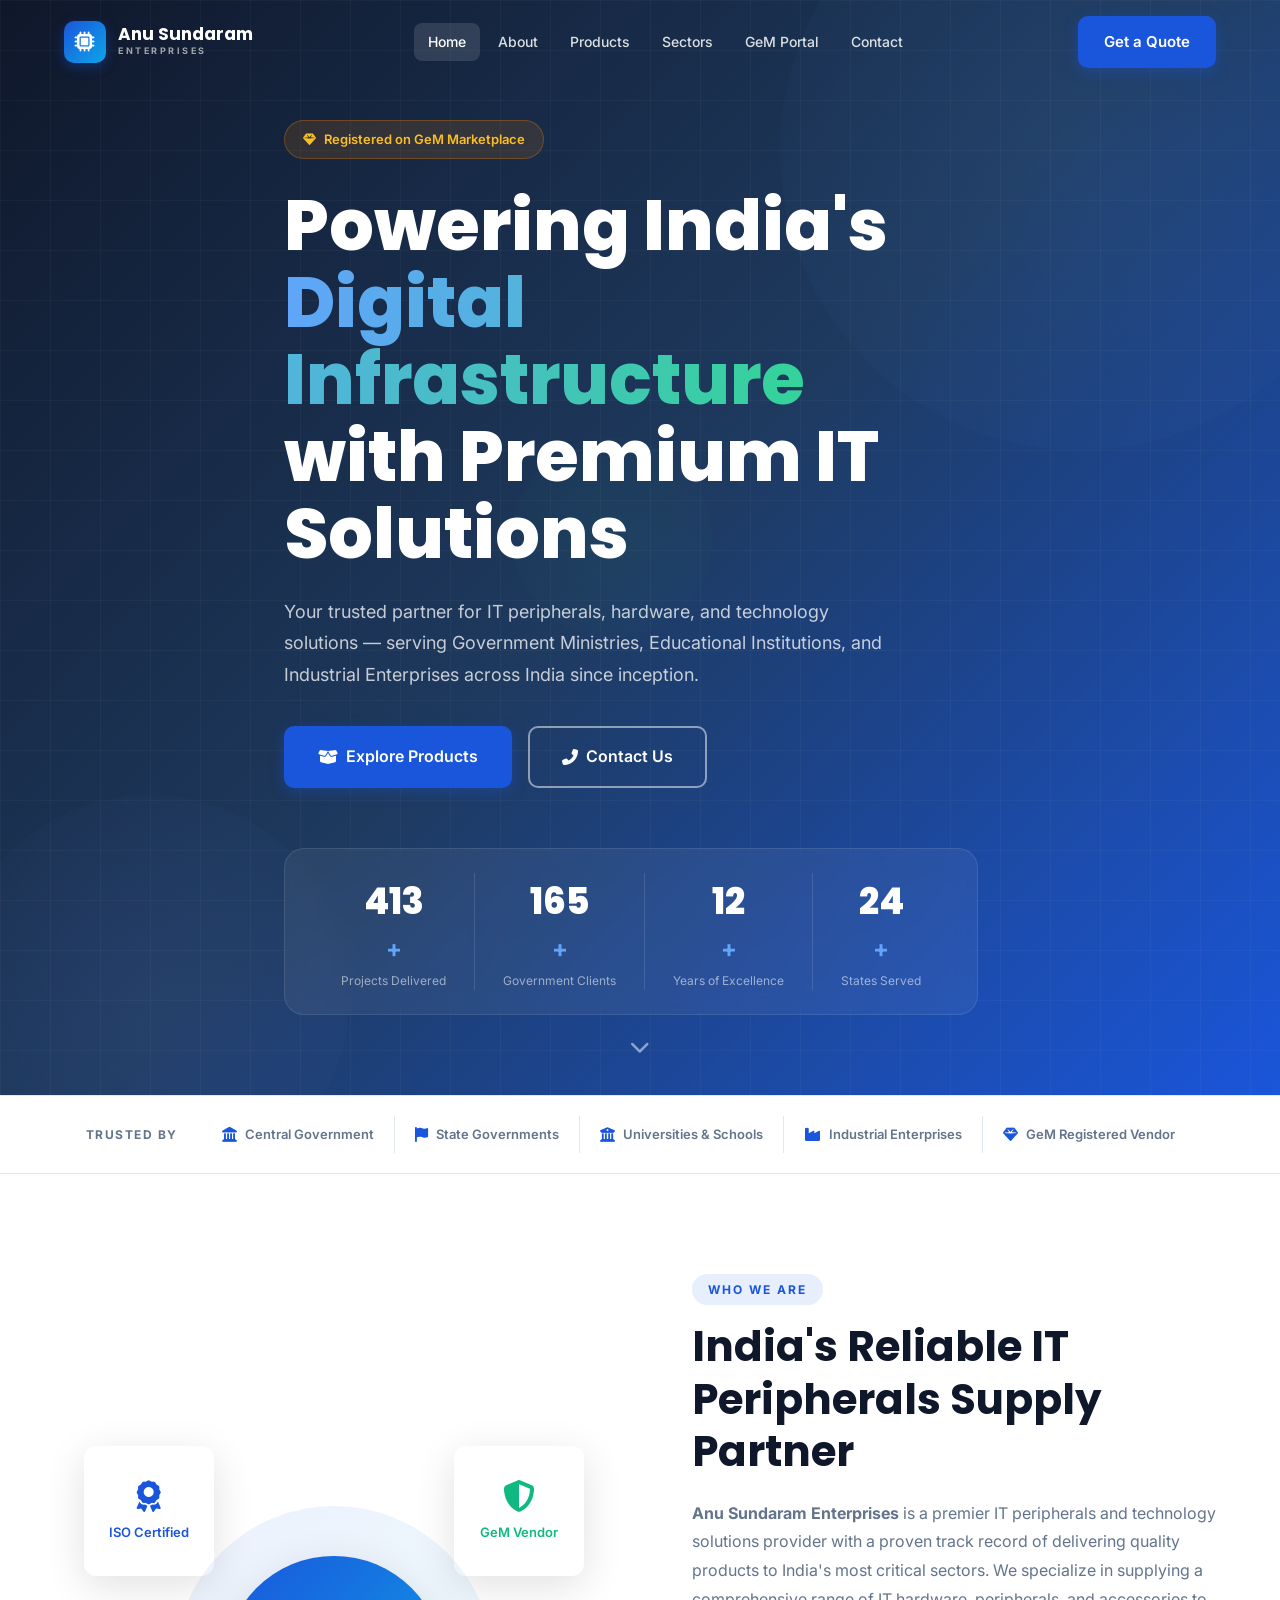
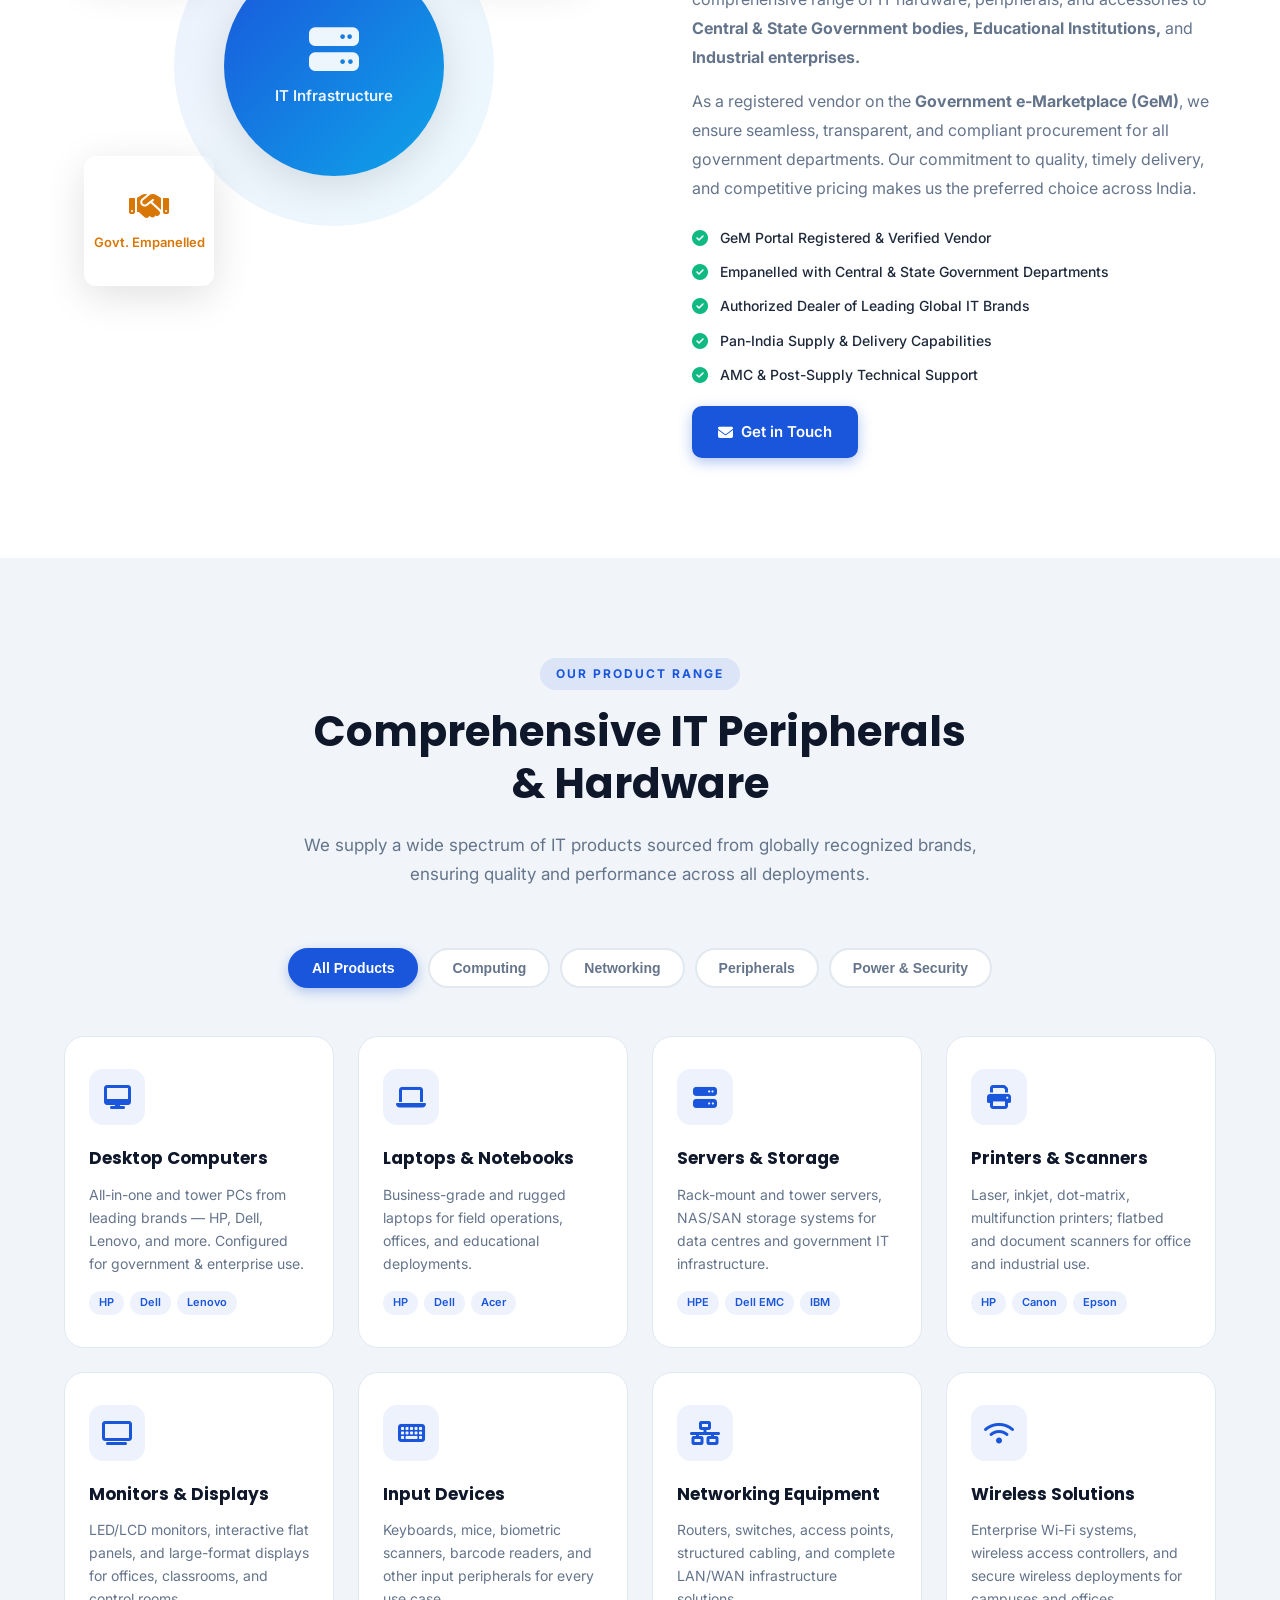
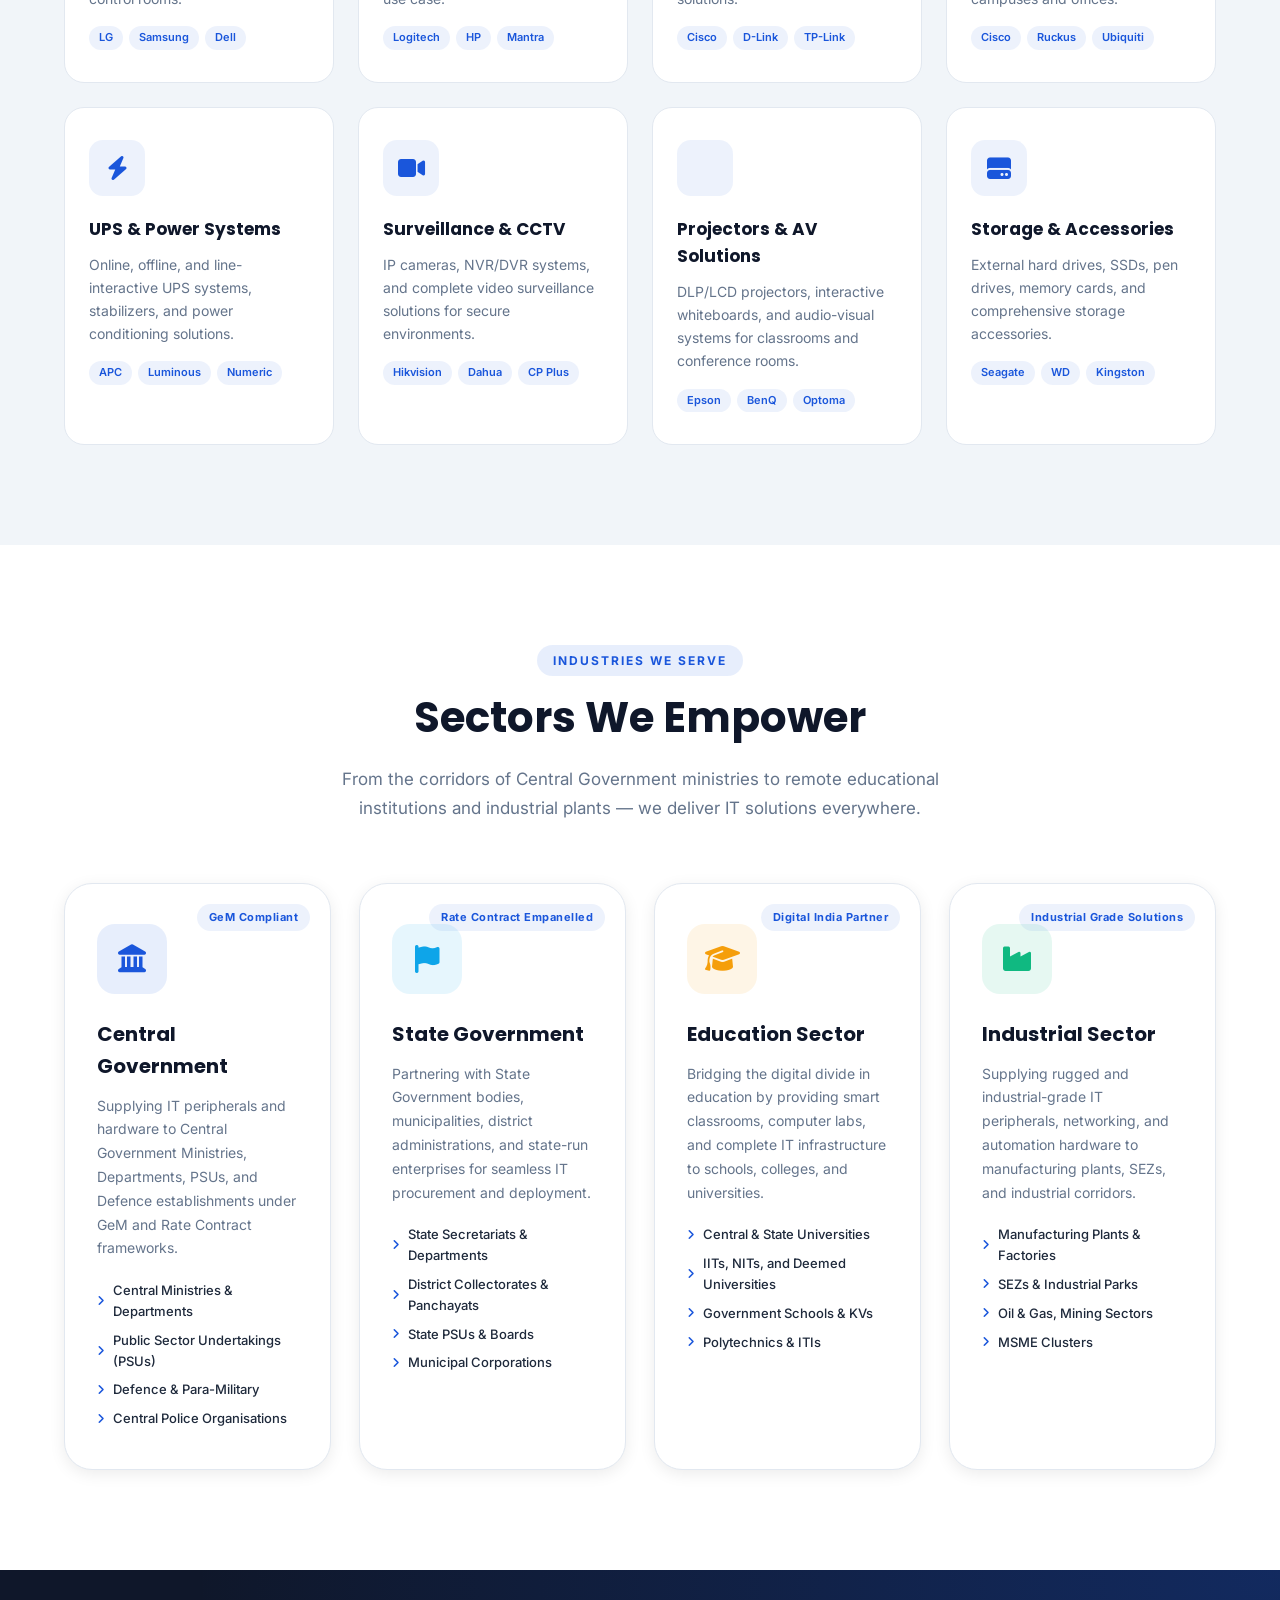
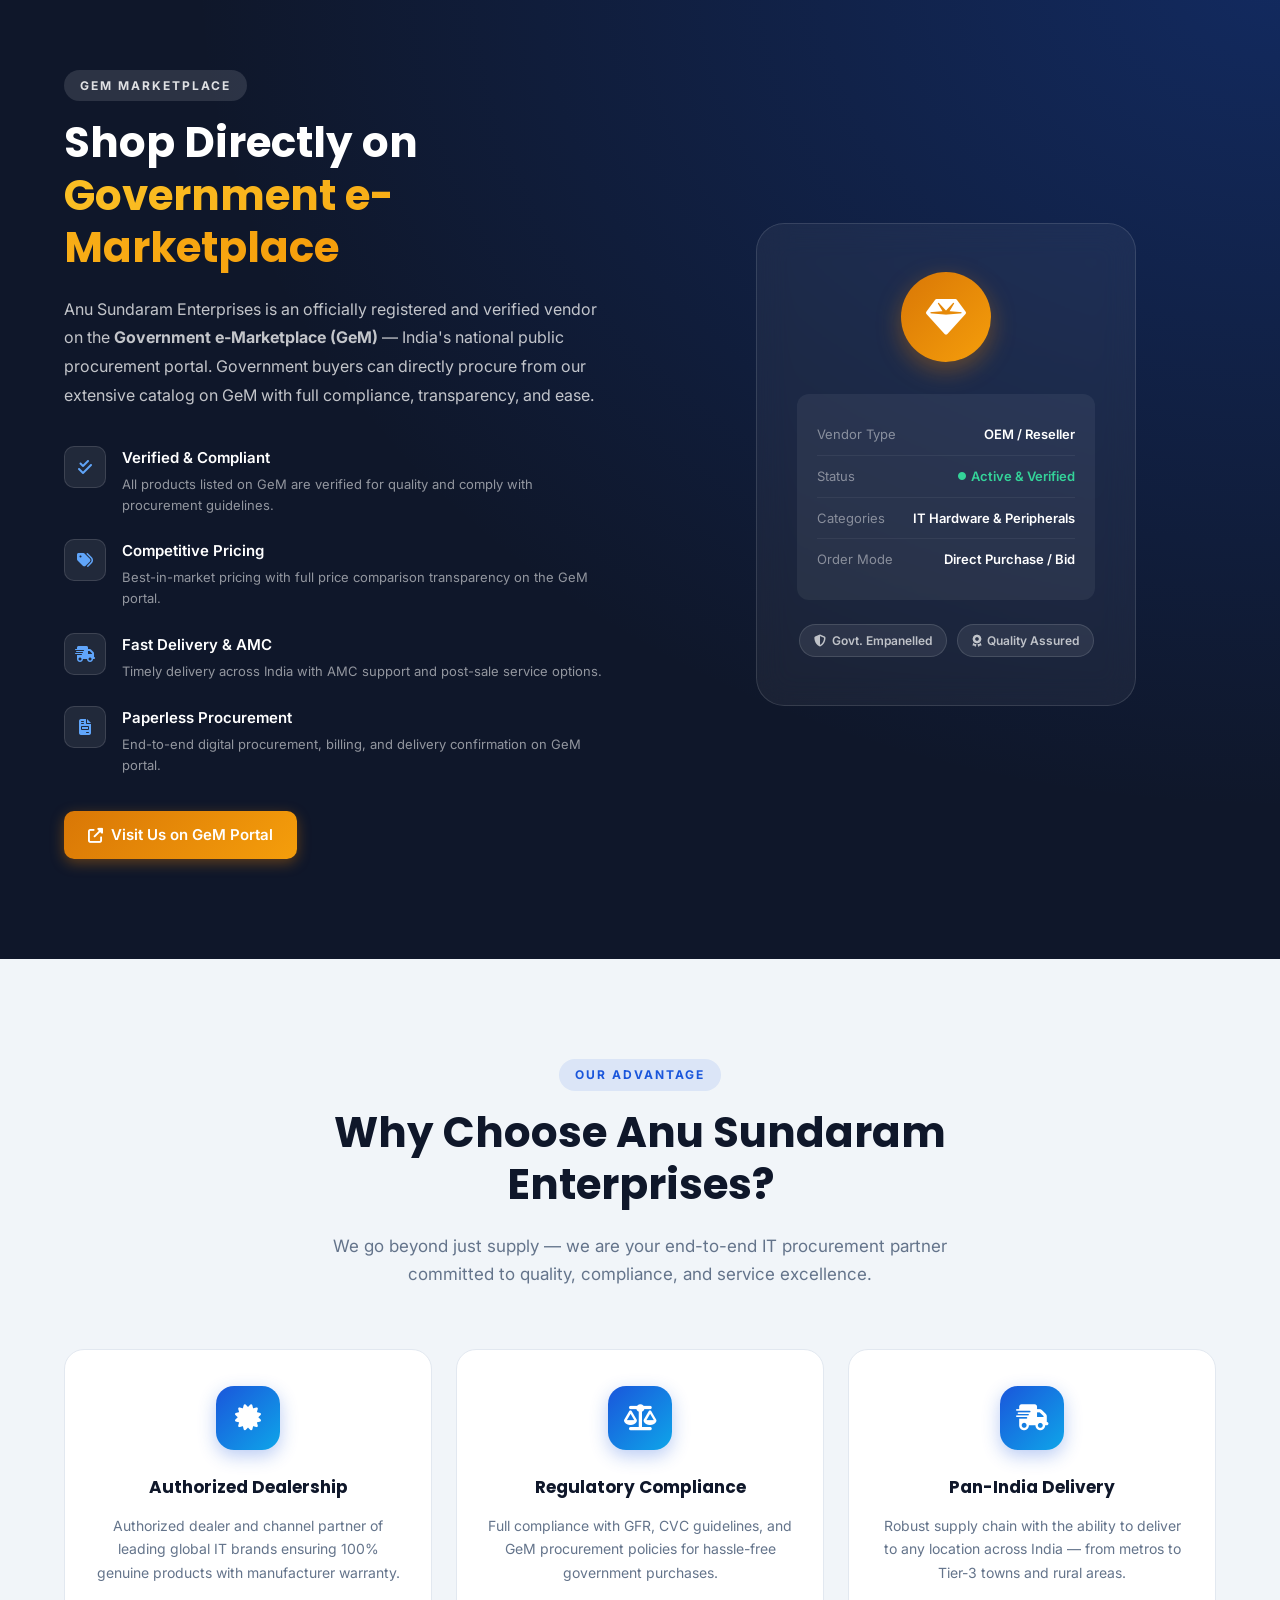
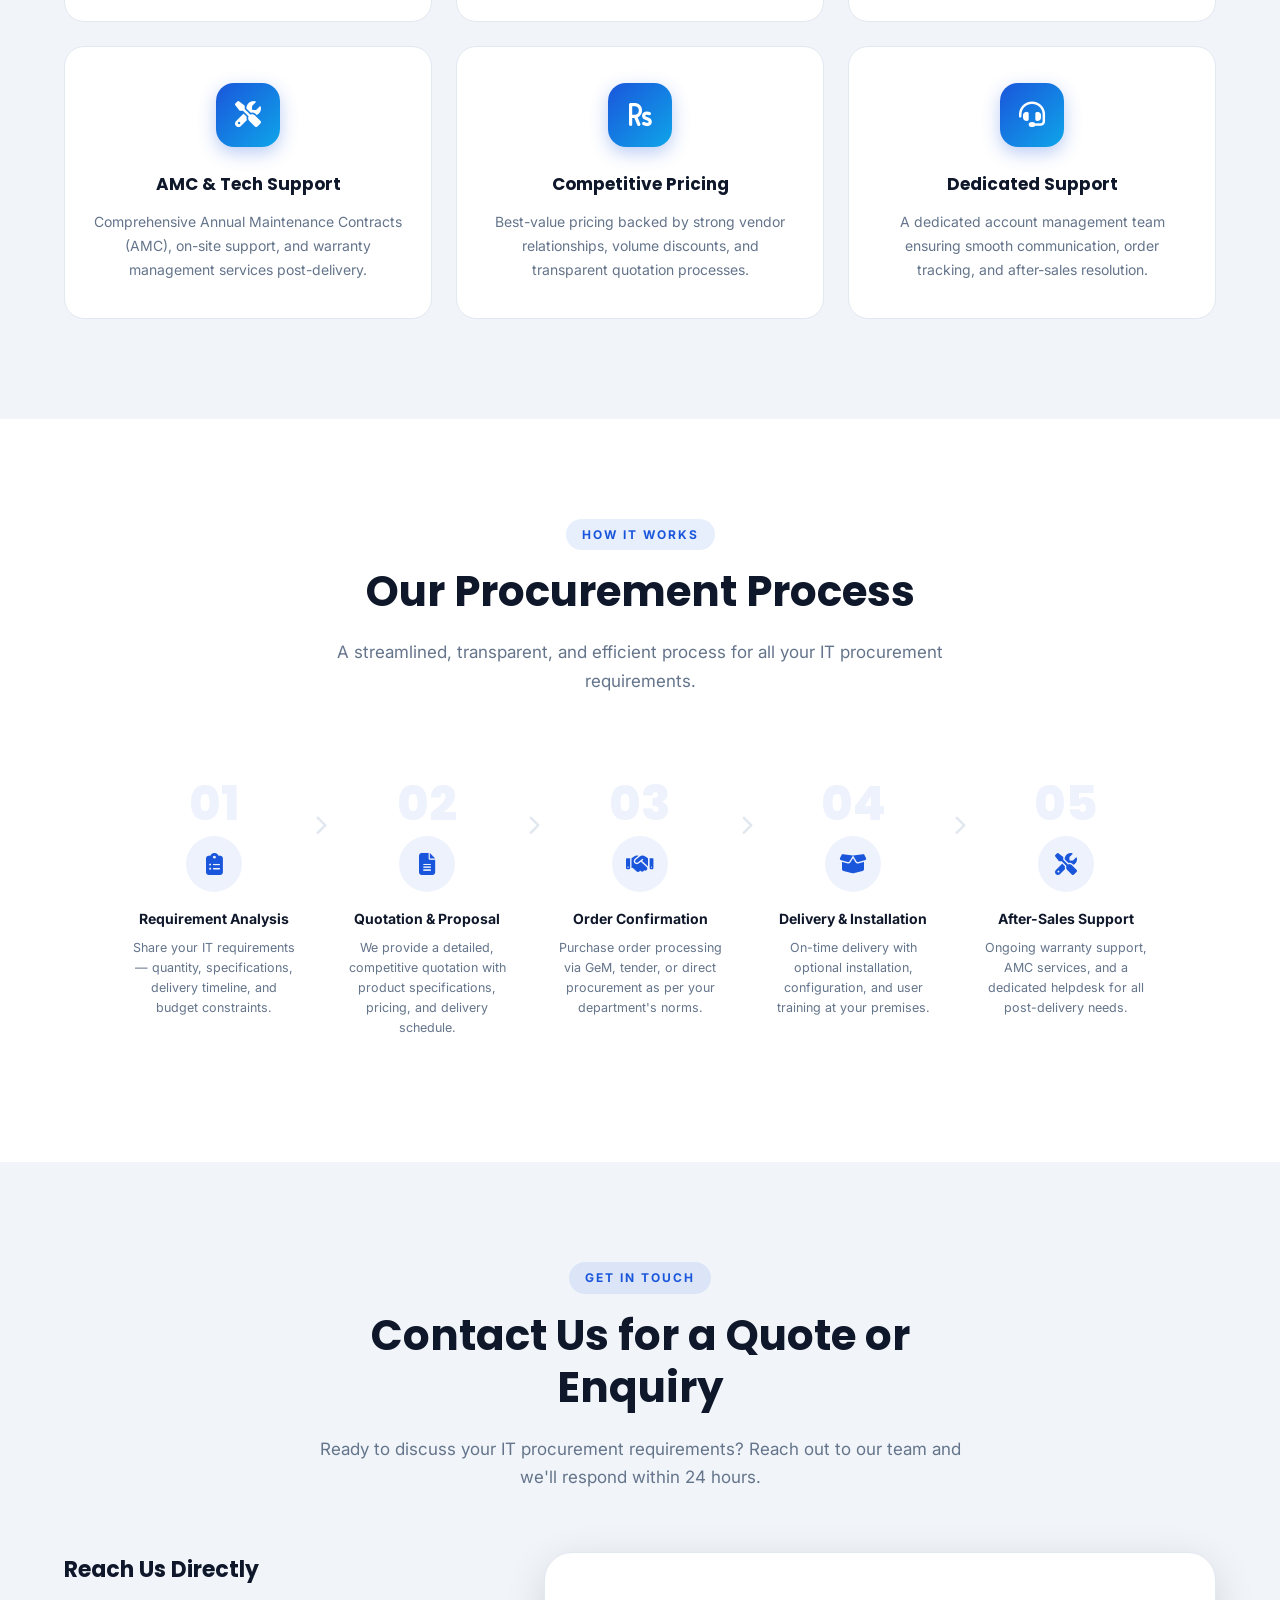
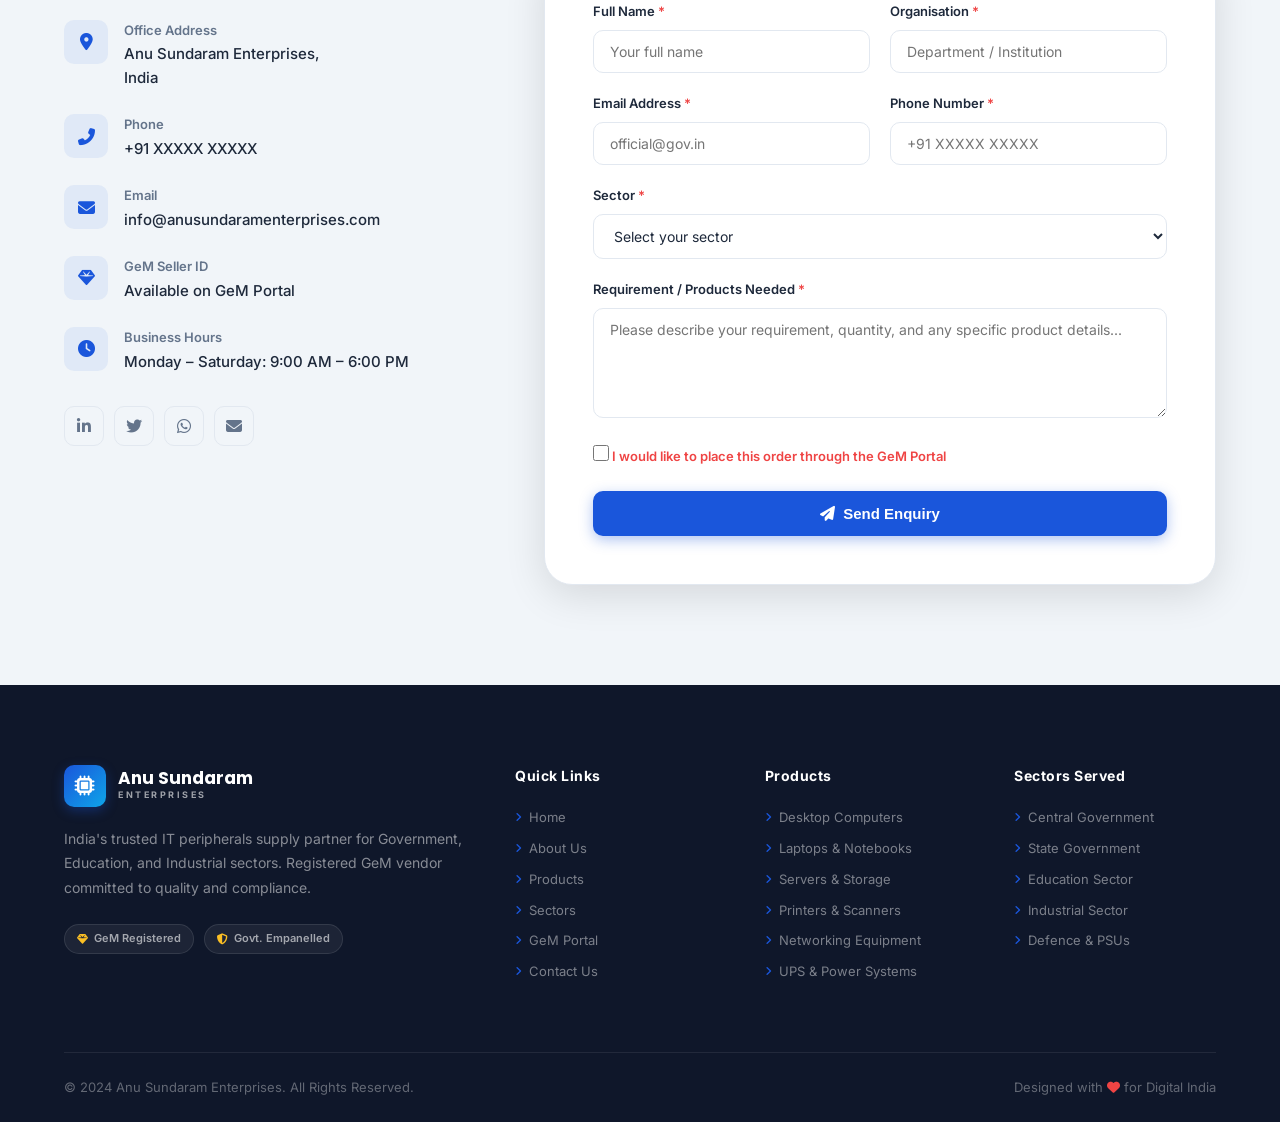
<file: anusundaram/index.html>
<!DOCTYPE html>
<html lang="en">
<head>
  <meta charset="UTF-8" />
  <meta name="viewport" content="width=device-width, initial-scale=1.0" />
  <meta name="description" content="Anu Sundaram Enterprises – Premier supplier of IT peripherals and technology solutions for Government, Education, and Industrial sectors. Registered on GeM Marketplace." />
  <meta name="keywords" content="IT peripherals, government supply, GeM marketplace, education technology, industrial IT, Anu Sundaram Enterprises" />
  <title>Anu Sundaram Enterprises | IT Peripherals & Technology Solutions</title>
  <link rel="stylesheet" href="styles.css" />
  <link rel="preconnect" href="https://fonts.googleapis.com" />
  <link rel="preconnect" href="https://fonts.gstatic.com" crossorigin />
  <link href="https://fonts.googleapis.com/css2?family=Inter:wght@300;400;500;600;700;800&family=Poppins:wght@400;600;700;800&display=swap" rel="stylesheet" />
  <link rel="stylesheet" href="https://cdnjs.cloudflare.com/ajax/libs/font-awesome/6.5.0/css/all.min.css" />
  <!-- Hide preloader instantly if JS is disabled -->
  <noscript><style>#preloader{display:none!important}</style></noscript>
</head>
<body>

  <!-- ===== PRELOADER ===== -->
  <div id="preloader">
    <div class="preloader-inner">
      <div class="spinner"></div>
      <p>Anu Sundaram Enterprises</p>
    </div>
  </div>

  <!-- ===== NAVBAR ===== -->
  <header id="navbar">
    <div class="container nav-container">
      <a href="#home" class="logo">
        <div class="logo-icon"><i class="fas fa-microchip"></i></div>
        <div class="logo-text">
          <span class="logo-main">Anu Sundaram</span>
          <span class="logo-sub">ENTERPRISES</span>
        </div>
      </a>
      <nav class="nav-links" id="navLinks">
        <a href="#home" class="nav-link active">Home</a>
        <a href="#about" class="nav-link">About</a>
        <a href="#products" class="nav-link">Products</a>
        <a href="#sectors" class="nav-link">Sectors</a>
        <a href="#gem" class="nav-link">GeM Portal</a>
        <a href="#contact" class="nav-link">Contact</a>
      </nav>
      <a href="#contact" class="btn btn-primary nav-cta">Get a Quote</a>
      <button class="hamburger" id="hamburger" aria-label="Toggle Menu">
        <span></span><span></span><span></span>
      </button>
    </div>
  </header>

  <!-- ===== HERO ===== -->
  <section id="home" class="hero">
    <div class="hero-bg">
      <div class="hero-shape shape1"></div>
      <div class="hero-shape shape2"></div>
      <div class="hero-shape shape3"></div>
      <div class="grid-overlay"></div>
    </div>
    <div class="container hero-content">
      <div class="hero-badge">
        <i class="fas fa-gem"></i> Registered on GeM Marketplace
      </div>
      <h1 class="hero-title">
        Powering India's<br />
        <span class="gradient-text">Digital Infrastructure</span><br />
        with Premium IT Solutions
      </h1>
      <p class="hero-subtitle">
        Your trusted partner for IT peripherals, hardware, and technology solutions — serving Government Ministries, Educational Institutions, and Industrial Enterprises across India since inception.
      </p>
      <div class="hero-actions">
        <a href="#products" class="btn btn-primary btn-lg">
          <i class="fas fa-box-open"></i> Explore Products
        </a>
        <a href="#contact" class="btn btn-outline btn-lg">
          <i class="fas fa-phone-alt"></i> Contact Us
        </a>
      </div>
      <div class="hero-stats">
        <div class="stat-item">
          <span class="stat-num" data-target="500">0</span><span class="stat-suffix">+</span>
          <span class="stat-label">Projects Delivered</span>
        </div>
        <div class="stat-divider"></div>
        <div class="stat-item">
          <span class="stat-num" data-target="200">0</span><span class="stat-suffix">+</span>
          <span class="stat-label">Government Clients</span>
        </div>
        <div class="stat-divider"></div>
        <div class="stat-item">
          <span class="stat-num" data-target="15">0</span><span class="stat-suffix">+</span>
          <span class="stat-label">Years of Excellence</span>
        </div>
        <div class="stat-divider"></div>
        <div class="stat-item">
          <span class="stat-num" data-target="30">0</span><span class="stat-suffix">+</span>
          <span class="stat-label">States Served</span>
        </div>
      </div>
    </div>
    <div class="hero-scroll">
      <a href="#about"><i class="fas fa-chevron-down"></i></a>
    </div>
  </section>

  <!-- ===== TRUST STRIP ===== -->
  <section class="trust-strip">
    <div class="container trust-container">
      <span class="trust-label">Trusted by</span>
      <div class="trust-logos">
        <div class="trust-item"><i class="fas fa-landmark"></i> Central Government</div>
        <div class="trust-item"><i class="fas fa-flag"></i> State Governments</div>
        <div class="trust-item"><i class="fas fa-university"></i> Universities & Schools</div>
        <div class="trust-item"><i class="fas fa-industry"></i> Industrial Enterprises</div>
        <div class="trust-item"><i class="fas fa-gem"></i> GeM Registered Vendor</div>
      </div>
    </div>
  </section>

  <!-- ===== ABOUT ===== -->
  <section id="about" class="about section-padding">
    <div class="container">
      <div class="about-grid">
        <div class="about-visual">
          <div class="about-img-wrap">
            <div class="about-img-box main-box">
              <i class="fas fa-server"></i>
              <span>IT Infrastructure</span>
            </div>
            <div class="about-img-box box2">
              <i class="fas fa-award"></i>
              <span>ISO Certified</span>
            </div>
            <div class="about-img-box box3">
              <i class="fas fa-handshake"></i>
              <span>Govt. Empanelled</span>
            </div>
            <div class="about-img-box box4">
              <i class="fas fa-shield-alt"></i>
              <span>GeM Vendor</span>
            </div>
            <div class="about-circle-bg"></div>
          </div>
        </div>
        <div class="about-content">
          <div class="section-tag">Who We Are</div>
          <h2 class="section-title">India's Reliable IT Peripherals Supply Partner</h2>
          <p class="about-text">
            <strong>Anu Sundaram Enterprises</strong> is a premier IT peripherals and technology solutions provider with a proven track record of delivering quality products to India's most critical sectors. We specialize in supplying a comprehensive range of IT hardware, peripherals, and accessories to <strong>Central & State Government bodies, Educational Institutions,</strong> and <strong>Industrial enterprises.</strong>
          </p>
          <p class="about-text">
            As a registered vendor on the <strong>Government e-Marketplace (GeM)</strong>, we ensure seamless, transparent, and compliant procurement for all government departments. Our commitment to quality, timely delivery, and competitive pricing makes us the preferred choice across India.
          </p>
          <div class="about-highlights">
            <div class="highlight-item">
              <i class="fas fa-check-circle"></i>
              <span>GeM Portal Registered & Verified Vendor</span>
            </div>
            <div class="highlight-item">
              <i class="fas fa-check-circle"></i>
              <span>Empanelled with Central & State Government Departments</span>
            </div>
            <div class="highlight-item">
              <i class="fas fa-check-circle"></i>
              <span>Authorized Dealer of Leading Global IT Brands</span>
            </div>
            <div class="highlight-item">
              <i class="fas fa-check-circle"></i>
              <span>Pan-India Supply & Delivery Capabilities</span>
            </div>
            <div class="highlight-item">
              <i class="fas fa-check-circle"></i>
              <span>AMC & Post-Supply Technical Support</span>
            </div>
          </div>
          <a href="#contact" class="btn btn-primary mt-20">
            <i class="fas fa-envelope"></i> Get in Touch
          </a>
        </div>
      </div>
    </div>
  </section>

  <!-- ===== PRODUCTS ===== -->
  <section id="products" class="products section-padding bg-light">
    <div class="container">
      <div class="section-header">
        <div class="section-tag">Our Product Range</div>
        <h2 class="section-title">Comprehensive IT Peripherals & Hardware</h2>
        <p class="section-desc">We supply a wide spectrum of IT products sourced from globally recognized brands, ensuring quality and performance across all deployments.</p>
      </div>
      <div class="product-filter">
        <button class="filter-btn active" data-filter="all">All Products</button>
        <button class="filter-btn" data-filter="computing">Computing</button>
        <button class="filter-btn" data-filter="networking">Networking</button>
        <button class="filter-btn" data-filter="peripherals">Peripherals</button>
        <button class="filter-btn" data-filter="power">Power & Security</button>
      </div>
      <div class="products-grid" id="productsGrid">

        <div class="product-card" data-category="computing">
          <div class="product-icon"><i class="fas fa-desktop"></i></div>
          <h3>Desktop Computers</h3>
          <p>All-in-one and tower PCs from leading brands — HP, Dell, Lenovo, and more. Configured for government & enterprise use.</p>
          <div class="product-tags">
            <span>HP</span><span>Dell</span><span>Lenovo</span>
          </div>
        </div>

        <div class="product-card" data-category="computing">
          <div class="product-icon"><i class="fas fa-laptop"></i></div>
          <h3>Laptops & Notebooks</h3>
          <p>Business-grade and rugged laptops for field operations, offices, and educational deployments.</p>
          <div class="product-tags">
            <span>HP</span><span>Dell</span><span>Acer</span>
          </div>
        </div>

        <div class="product-card" data-category="computing">
          <div class="product-icon"><i class="fas fa-server"></i></div>
          <h3>Servers & Storage</h3>
          <p>Rack-mount and tower servers, NAS/SAN storage systems for data centres and government IT infrastructure.</p>
          <div class="product-tags">
            <span>HPE</span><span>Dell EMC</span><span>IBM</span>
          </div>
        </div>

        <div class="product-card" data-category="peripherals">
          <div class="product-icon"><i class="fas fa-print"></i></div>
          <h3>Printers & Scanners</h3>
          <p>Laser, inkjet, dot-matrix, multifunction printers; flatbed and document scanners for office and industrial use.</p>
          <div class="product-tags">
            <span>HP</span><span>Canon</span><span>Epson</span>
          </div>
        </div>

        <div class="product-card" data-category="peripherals">
          <div class="product-icon"><i class="fas fa-tv"></i></div>
          <h3>Monitors & Displays</h3>
          <p>LED/LCD monitors, interactive flat panels, and large-format displays for offices, classrooms, and control rooms.</p>
          <div class="product-tags">
            <span>LG</span><span>Samsung</span><span>Dell</span>
          </div>
        </div>

        <div class="product-card" data-category="peripherals">
          <div class="product-icon"><i class="fas fa-keyboard"></i></div>
          <h3>Input Devices</h3>
          <p>Keyboards, mice, biometric scanners, barcode readers, and other input peripherals for every use case.</p>
          <div class="product-tags">
            <span>Logitech</span><span>HP</span><span>Mantra</span>
          </div>
        </div>

        <div class="product-card" data-category="networking">
          <div class="product-icon"><i class="fas fa-network-wired"></i></div>
          <h3>Networking Equipment</h3>
          <p>Routers, switches, access points, structured cabling, and complete LAN/WAN infrastructure solutions.</p>
          <div class="product-tags">
            <span>Cisco</span><span>D-Link</span><span>TP-Link</span>
          </div>
        </div>

        <div class="product-card" data-category="networking">
          <div class="product-icon"><i class="fas fa-wifi"></i></div>
          <h3>Wireless Solutions</h3>
          <p>Enterprise Wi-Fi systems, wireless access controllers, and secure wireless deployments for campuses and offices.</p>
          <div class="product-tags">
            <span>Cisco</span><span>Ruckus</span><span>Ubiquiti</span>
          </div>
        </div>

        <div class="product-card" data-category="power">
          <div class="product-icon"><i class="fas fa-bolt"></i></div>
          <h3>UPS & Power Systems</h3>
          <p>Online, offline, and line-interactive UPS systems, stabilizers, and power conditioning solutions.</p>
          <div class="product-tags">
            <span>APC</span><span>Luminous</span><span>Numeric</span>
          </div>
        </div>

        <div class="product-card" data-category="power">
          <div class="product-icon"><i class="fas fa-video"></i></div>
          <h3>Surveillance & CCTV</h3>
          <p>IP cameras, NVR/DVR systems, and complete video surveillance solutions for secure environments.</p>
          <div class="product-tags">
            <span>Hikvision</span><span>Dahua</span><span>CP Plus</span>
          </div>
        </div>

        <div class="product-card" data-category="peripherals">
          <div class="product-icon"><i class="fas fa-projector"></i></div>
          <h3>Projectors & AV Solutions</h3>
          <p>DLP/LCD projectors, interactive whiteboards, and audio-visual systems for classrooms and conference rooms.</p>
          <div class="product-tags">
            <span>Epson</span><span>BenQ</span><span>Optoma</span>
          </div>
        </div>

        <div class="product-card" data-category="computing">
          <div class="product-icon"><i class="fas fa-hdd"></i></div>
          <h3>Storage & Accessories</h3>
          <p>External hard drives, SSDs, pen drives, memory cards, and comprehensive storage accessories.</p>
          <div class="product-tags">
            <span>Seagate</span><span>WD</span><span>Kingston</span>
          </div>
        </div>

      </div>
    </div>
  </section>

  <!-- ===== SECTORS ===== -->
  <section id="sectors" class="sectors section-padding">
    <div class="container">
      <div class="section-header">
        <div class="section-tag">Industries We Serve</div>
        <h2 class="section-title">Sectors We Empower</h2>
        <p class="section-desc">From the corridors of Central Government ministries to remote educational institutions and industrial plants — we deliver IT solutions everywhere.</p>
      </div>
      <div class="sectors-grid">

        <div class="sector-card sector-gov">
          <div class="sector-icon-wrap">
            <i class="fas fa-landmark"></i>
          </div>
          <h3>Central Government</h3>
          <p>Supplying IT peripherals and hardware to Central Government Ministries, Departments, PSUs, and Defence establishments under GeM and Rate Contract frameworks.</p>
          <ul class="sector-list">
            <li><i class="fas fa-angle-right"></i> Central Ministries & Departments</li>
            <li><i class="fas fa-angle-right"></i> Public Sector Undertakings (PSUs)</li>
            <li><i class="fas fa-angle-right"></i> Defence & Para-Military</li>
            <li><i class="fas fa-angle-right"></i> Central Police Organisations</li>
          </ul>
          <div class="sector-badge">GeM Compliant</div>
        </div>

        <div class="sector-card sector-state">
          <div class="sector-icon-wrap">
            <i class="fas fa-flag"></i>
          </div>
          <h3>State Government</h3>
          <p>Partnering with State Government bodies, municipalities, district administrations, and state-run enterprises for seamless IT procurement and deployment.</p>
          <ul class="sector-list">
            <li><i class="fas fa-angle-right"></i> State Secretariats & Departments</li>
            <li><i class="fas fa-angle-right"></i> District Collectorates & Panchayats</li>
            <li><i class="fas fa-angle-right"></i> State PSUs & Boards</li>
            <li><i class="fas fa-angle-right"></i> Municipal Corporations</li>
          </ul>
          <div class="sector-badge">Rate Contract Empanelled</div>
        </div>

        <div class="sector-card sector-edu">
          <div class="sector-icon-wrap">
            <i class="fas fa-graduation-cap"></i>
          </div>
          <h3>Education Sector</h3>
          <p>Bridging the digital divide in education by providing smart classrooms, computer labs, and complete IT infrastructure to schools, colleges, and universities.</p>
          <ul class="sector-list">
            <li><i class="fas fa-angle-right"></i> Central & State Universities</li>
            <li><i class="fas fa-angle-right"></i> IITs, NITs, and Deemed Universities</li>
            <li><i class="fas fa-angle-right"></i> Government Schools & KVs</li>
            <li><i class="fas fa-angle-right"></i> Polytechnics & ITIs</li>
          </ul>
          <div class="sector-badge">Digital India Partner</div>
        </div>

        <div class="sector-card sector-ind">
          <div class="sector-icon-wrap">
            <i class="fas fa-industry"></i>
          </div>
          <h3>Industrial Sector</h3>
          <p>Supplying rugged and industrial-grade IT peripherals, networking, and automation hardware to manufacturing plants, SEZs, and industrial corridors.</p>
          <ul class="sector-list">
            <li><i class="fas fa-angle-right"></i> Manufacturing Plants & Factories</li>
            <li><i class="fas fa-angle-right"></i> SEZs & Industrial Parks</li>
            <li><i class="fas fa-angle-right"></i> Oil & Gas, Mining Sectors</li>
            <li><i class="fas fa-angle-right"></i> MSME Clusters</li>
          </ul>
          <div class="sector-badge">Industrial Grade Solutions</div>
        </div>

      </div>
    </div>
  </section>

  <!-- ===== GEM SECTION ===== -->
  <section id="gem" class="gem-section section-padding bg-dark">
    <div class="container">
      <div class="gem-grid">
        <div class="gem-content">
          <div class="section-tag light">GeM Marketplace</div>
          <h2 class="section-title light">Shop Directly on<br /><span class="gem-gradient">Government e-Marketplace</span></h2>
          <p class="gem-text">
            Anu Sundaram Enterprises is an officially registered and verified vendor on the <strong>Government e-Marketplace (GeM)</strong> — India's national public procurement portal. Government buyers can directly procure from our extensive catalog on GeM with full compliance, transparency, and ease.
          </p>
          <div class="gem-features">
            <div class="gem-feature">
              <div class="gem-feat-icon"><i class="fas fa-check-double"></i></div>
              <div>
                <h4>Verified & Compliant</h4>
                <p>All products listed on GeM are verified for quality and comply with procurement guidelines.</p>
              </div>
            </div>
            <div class="gem-feature">
              <div class="gem-feat-icon"><i class="fas fa-tags"></i></div>
              <div>
                <h4>Competitive Pricing</h4>
                <p>Best-in-market pricing with full price comparison transparency on the GeM portal.</p>
              </div>
            </div>
            <div class="gem-feature">
              <div class="gem-feat-icon"><i class="fas fa-shipping-fast"></i></div>
              <div>
                <h4>Fast Delivery & AMC</h4>
                <p>Timely delivery across India with AMC support and post-sale service options.</p>
              </div>
            </div>
            <div class="gem-feature">
              <div class="gem-feat-icon"><i class="fas fa-file-invoice"></i></div>
              <div>
                <h4>Paperless Procurement</h4>
                <p>End-to-end digital procurement, billing, and delivery confirmation on GeM portal.</p>
              </div>
            </div>
          </div>
          <a href="https://gem.gov.in" target="_blank" rel="noopener noreferrer" class="btn btn-gem">
            <i class="fas fa-external-link-alt"></i> Visit Us on GeM Portal
          </a>
        </div>
        <div class="gem-visual">
          <div class="gem-card-visual">
            <div class="gem-logo-large">
              <i class="fas fa-gem"></i>
            </div>
            <div class="gem-info-card">
              <div class="gem-info-row">
                <span class="gem-info-label">Vendor Type</span>
                <span class="gem-info-val">OEM / Reseller</span>
              </div>
              <div class="gem-info-row">
                <span class="gem-info-label">Status</span>
                <span class="gem-info-val gem-active"><i class="fas fa-circle"></i> Active & Verified</span>
              </div>
              <div class="gem-info-row">
                <span class="gem-info-label">Categories</span>
                <span class="gem-info-val">IT Hardware & Peripherals</span>
              </div>
              <div class="gem-info-row">
                <span class="gem-info-label">Order Mode</span>
                <span class="gem-info-val">Direct Purchase / Bid</span>
              </div>
            </div>
            <div class="gem-badges-wrap">
              <span class="gem-b"><i class="fas fa-shield-alt"></i> Govt. Empanelled</span>
              <span class="gem-b"><i class="fas fa-award"></i> Quality Assured</span>
            </div>
          </div>
        </div>
      </div>
    </div>
  </section>

  <!-- ===== WHY US ===== -->
  <section id="why" class="why section-padding bg-light">
    <div class="container">
      <div class="section-header">
        <div class="section-tag">Our Advantage</div>
        <h2 class="section-title">Why Choose Anu Sundaram Enterprises?</h2>
        <p class="section-desc">We go beyond just supply — we are your end-to-end IT procurement partner committed to quality, compliance, and service excellence.</p>
      </div>
      <div class="why-grid">
        <div class="why-card">
          <div class="why-icon"><i class="fas fa-certificate"></i></div>
          <h3>Authorized Dealership</h3>
          <p>Authorized dealer and channel partner of leading global IT brands ensuring 100% genuine products with manufacturer warranty.</p>
        </div>
        <div class="why-card">
          <div class="why-icon"><i class="fas fa-balance-scale"></i></div>
          <h3>Regulatory Compliance</h3>
          <p>Full compliance with GFR, CVC guidelines, and GeM procurement policies for hassle-free government purchases.</p>
        </div>
        <div class="why-card">
          <div class="why-icon"><i class="fas fa-truck-fast"></i></div>
          <h3>Pan-India Delivery</h3>
          <p>Robust supply chain with the ability to deliver to any location across India — from metros to Tier-3 towns and rural areas.</p>
        </div>
        <div class="why-card">
          <div class="why-icon"><i class="fas fa-tools"></i></div>
          <h3>AMC & Tech Support</h3>
          <p>Comprehensive Annual Maintenance Contracts (AMC), on-site support, and warranty management services post-delivery.</p>
        </div>
        <div class="why-card">
          <div class="why-icon"><i class="fas fa-rupee-sign"></i></div>
          <h3>Competitive Pricing</h3>
          <p>Best-value pricing backed by strong vendor relationships, volume discounts, and transparent quotation processes.</p>
        </div>
        <div class="why-card">
          <div class="why-icon"><i class="fas fa-headset"></i></div>
          <h3>Dedicated Support</h3>
          <p>A dedicated account management team ensuring smooth communication, order tracking, and after-sales resolution.</p>
        </div>
      </div>
    </div>
  </section>

  <!-- ===== PROCESS ===== -->
  <section class="process section-padding">
    <div class="container">
      <div class="section-header">
        <div class="section-tag">How It Works</div>
        <h2 class="section-title">Our Procurement Process</h2>
        <p class="section-desc">A streamlined, transparent, and efficient process for all your IT procurement requirements.</p>
      </div>
      <div class="process-steps">
        <div class="process-step">
          <div class="step-num">01</div>
          <div class="step-icon"><i class="fas fa-clipboard-list"></i></div>
          <h3>Requirement Analysis</h3>
          <p>Share your IT requirements — quantity, specifications, delivery timeline, and budget constraints.</p>
        </div>
        <div class="process-arrow"><i class="fas fa-chevron-right"></i></div>
        <div class="process-step">
          <div class="step-num">02</div>
          <div class="step-icon"><i class="fas fa-file-alt"></i></div>
          <h3>Quotation & Proposal</h3>
          <p>We provide a detailed, competitive quotation with product specifications, pricing, and delivery schedule.</p>
        </div>
        <div class="process-arrow"><i class="fas fa-chevron-right"></i></div>
        <div class="process-step">
          <div class="step-num">03</div>
          <div class="step-icon"><i class="fas fa-handshake"></i></div>
          <h3>Order Confirmation</h3>
          <p>Purchase order processing via GeM, tender, or direct procurement as per your department's norms.</p>
        </div>
        <div class="process-arrow"><i class="fas fa-chevron-right"></i></div>
        <div class="process-step">
          <div class="step-num">04</div>
          <div class="step-icon"><i class="fas fa-box-open"></i></div>
          <h3>Delivery & Installation</h3>
          <p>On-time delivery with optional installation, configuration, and user training at your premises.</p>
        </div>
        <div class="process-arrow"><i class="fas fa-chevron-right"></i></div>
        <div class="process-step">
          <div class="step-num">05</div>
          <div class="step-icon"><i class="fas fa-tools"></i></div>
          <h3>After-Sales Support</h3>
          <p>Ongoing warranty support, AMC services, and a dedicated helpdesk for all post-delivery needs.</p>
        </div>
      </div>
    </div>
  </section>

  <!-- ===== CONTACT ===== -->
  <section id="contact" class="contact section-padding bg-light">
    <div class="container">
      <div class="section-header">
        <div class="section-tag">Get In Touch</div>
        <h2 class="section-title">Contact Us for a Quote or Enquiry</h2>
        <p class="section-desc">Ready to discuss your IT procurement requirements? Reach out to our team and we'll respond within 24 hours.</p>
      </div>
      <div class="contact-grid">
        <div class="contact-info">
          <h3>Reach Us Directly</h3>
          <div class="contact-item">
            <div class="contact-icon"><i class="fas fa-map-marker-alt"></i></div>
            <div>
              <h4>Office Address</h4>
              <p>Anu Sundaram Enterprises,<br />India</p>
            </div>
          </div>
          <div class="contact-item">
            <div class="contact-icon"><i class="fas fa-phone-alt"></i></div>
            <div>
              <h4>Phone</h4>
              <p>+91 XXXXX XXXXX</p>
            </div>
          </div>
          <div class="contact-item">
            <div class="contact-icon"><i class="fas fa-envelope"></i></div>
            <div>
              <h4>Email</h4>
              <p>info@anusundaramenterprises.com</p>
            </div>
          </div>
          <div class="contact-item">
            <div class="contact-icon"><i class="fas fa-gem"></i></div>
            <div>
              <h4>GeM Seller ID</h4>
              <p>Available on GeM Portal</p>
            </div>
          </div>
          <div class="contact-item">
            <div class="contact-icon"><i class="fas fa-clock"></i></div>
            <div>
              <h4>Business Hours</h4>
              <p>Monday – Saturday: 9:00 AM – 6:00 PM</p>
            </div>
          </div>
          <div class="contact-social">
            <a href="#" class="social-link" aria-label="LinkedIn"><i class="fab fa-linkedin-in"></i></a>
            <a href="#" class="social-link" aria-label="Twitter"><i class="fab fa-twitter"></i></a>
            <a href="#" class="social-link" aria-label="WhatsApp"><i class="fab fa-whatsapp"></i></a>
            <a href="#" class="social-link" aria-label="Email"><i class="fas fa-envelope"></i></a>
          </div>
        </div>

        <div class="contact-form-wrap">
          <form id="contactForm" class="contact-form" novalidate>
            <div class="form-row">
              <div class="form-group">
                <label for="name">Full Name <span>*</span></label>
                <input type="text" id="name" name="name" placeholder="Your full name" required />
              </div>
              <div class="form-group">
                <label for="org">Organisation <span>*</span></label>
                <input type="text" id="org" name="organisation" placeholder="Department / Institution" required />
              </div>
            </div>
            <div class="form-row">
              <div class="form-group">
                <label for="email">Email Address <span>*</span></label>
                <input type="email" id="email" name="email" placeholder="official@gov.in" required />
              </div>
              <div class="form-group">
                <label for="phone">Phone Number <span>*</span></label>
                <input type="tel" id="phone" name="phone" placeholder="+91 XXXXX XXXXX" required />
              </div>
            </div>
            <div class="form-group">
              <label for="sector">Sector <span>*</span></label>
              <select id="sector" name="sector" required>
                <option value="" disabled selected>Select your sector</option>
                <option value="central-govt">Central Government</option>
                <option value="state-govt">State Government</option>
                <option value="education">Education Sector</option>
                <option value="industrial">Industrial Sector</option>
                <option value="psu">Public Sector Undertaking</option>
                <option value="other">Other</option>
              </select>
            </div>
            <div class="form-group">
              <label for="requirement">Requirement / Products Needed <span>*</span></label>
              <textarea id="requirement" name="requirement" rows="4" placeholder="Please describe your requirement, quantity, and any specific product details..." required></textarea>
            </div>
            <div class="form-group checkbox-group">
              <label class="checkbox-label">
                <input type="checkbox" id="gem-order" name="gem-order" />
                <span>I would like to place this order through the GeM Portal</span>
              </label>
            </div>
            <button type="submit" class="btn btn-primary btn-block">
              <i class="fas fa-paper-plane"></i> Send Enquiry
            </button>
            <div id="formMsg" class="form-message"></div>
          </form>
        </div>
      </div>
    </div>
  </section>

  <!-- ===== FOOTER ===== -->
  <footer class="footer">
    <div class="container">
      <div class="footer-grid">
        <div class="footer-brand">
          <a href="#home" class="logo">
            <div class="logo-icon"><i class="fas fa-microchip"></i></div>
            <div class="logo-text">
              <span class="logo-main">Anu Sundaram</span>
              <span class="logo-sub">ENTERPRISES</span>
            </div>
          </a>
          <p class="footer-desc">India's trusted IT peripherals supply partner for Government, Education, and Industrial sectors. Registered GeM vendor committed to quality and compliance.</p>
          <div class="footer-badges">
            <span><i class="fas fa-gem"></i> GeM Registered</span>
            <span><i class="fas fa-shield-alt"></i> Govt. Empanelled</span>
          </div>
        </div>
        <div class="footer-links-col">
          <h4>Quick Links</h4>
          <ul>
            <li><a href="#home"><i class="fas fa-angle-right"></i> Home</a></li>
            <li><a href="#about"><i class="fas fa-angle-right"></i> About Us</a></li>
            <li><a href="#products"><i class="fas fa-angle-right"></i> Products</a></li>
            <li><a href="#sectors"><i class="fas fa-angle-right"></i> Sectors</a></li>
            <li><a href="#gem"><i class="fas fa-angle-right"></i> GeM Portal</a></li>
            <li><a href="#contact"><i class="fas fa-angle-right"></i> Contact Us</a></li>
          </ul>
        </div>
        <div class="footer-links-col">
          <h4>Products</h4>
          <ul>
            <li><a href="#products"><i class="fas fa-angle-right"></i> Desktop Computers</a></li>
            <li><a href="#products"><i class="fas fa-angle-right"></i> Laptops & Notebooks</a></li>
            <li><a href="#products"><i class="fas fa-angle-right"></i> Servers & Storage</a></li>
            <li><a href="#products"><i class="fas fa-angle-right"></i> Printers & Scanners</a></li>
            <li><a href="#products"><i class="fas fa-angle-right"></i> Networking Equipment</a></li>
            <li><a href="#products"><i class="fas fa-angle-right"></i> UPS & Power Systems</a></li>
          </ul>
        </div>
        <div class="footer-links-col">
          <h4>Sectors Served</h4>
          <ul>
            <li><a href="#sectors"><i class="fas fa-angle-right"></i> Central Government</a></li>
            <li><a href="#sectors"><i class="fas fa-angle-right"></i> State Government</a></li>
            <li><a href="#sectors"><i class="fas fa-angle-right"></i> Education Sector</a></li>
            <li><a href="#sectors"><i class="fas fa-angle-right"></i> Industrial Sector</a></li>
            <li><a href="#sectors"><i class="fas fa-angle-right"></i> Defence & PSUs</a></li>
          </ul>
        </div>
      </div>
      <div class="footer-bottom">
        <p>&copy; 2024 Anu Sundaram Enterprises. All Rights Reserved.</p>
        <p>Designed with <i class="fas fa-heart" style="color:#ef4444"></i> for Digital India</p>
      </div>
    </div>
  </footer>

  <!-- Back to Top -->
  <a href="#home" id="backToTop" class="back-to-top" aria-label="Back to top">
    <i class="fas fa-arrow-up"></i>
  </a>

  <script src="script.js" defer></script>
</body>
</html>
</file>
<file: anusundaram/styles.css>
/* ===== RESET & BASE ===== */
*, *::before, *::after { box-sizing: border-box; margin: 0; padding: 0; }

:root {
  --primary: #1a56db;
  --primary-dark: #1340b0;
  --primary-light: #3b82f6;
  --secondary: #0ea5e9;
  --accent: #f59e0b;
  --gem-gold: #d97706;
  --dark: #0f172a;
  --dark-2: #1e293b;
  --text: #1e293b;
  --text-muted: #64748b;
  --text-light: #94a3b8;
  --white: #ffffff;
  --bg-light: #f1f5f9;
  --bg-card: #ffffff;
  --border: #e2e8f0;
  --shadow-sm: 0 1px 3px rgba(0,0,0,.08), 0 1px 2px rgba(0,0,0,.04);
  --shadow: 0 4px 16px rgba(0,0,0,.08);
  --shadow-lg: 0 10px 40px rgba(0,0,0,.12);
  --shadow-xl: 0 20px 60px rgba(0,0,0,.18);
  --radius: 12px;
  --radius-lg: 20px;
  --radius-xl: 28px;
  --transition: all .3s cubic-bezier(.4,0,.2,1);
  --font: 'Inter', system-ui, sans-serif;
  --font-heading: 'Poppins', system-ui, sans-serif;
}

html { scroll-behavior: smooth; font-size: 16px; }

body {
  font-family: var(--font);
  color: var(--text);
  background: var(--white);
  line-height: 1.6;
  overflow-x: hidden;
}

/* Scrollbar */
::-webkit-scrollbar { width: 6px; }
::-webkit-scrollbar-track { background: var(--bg-light); }
::-webkit-scrollbar-thumb { background: var(--primary); border-radius: 3px; }

/* ===== PRELOADER ===== */
/* CSS fallback: auto-hide after 3 s even if JS never runs */
@keyframes autoHide {
  0%   { opacity: 1; visibility: visible; }
  90%  { opacity: 1; }
  100% { opacity: 0; visibility: hidden; pointer-events: none; }
}

#preloader {
  position: fixed; inset: 0;
  background: var(--dark);
  display: flex; align-items: center; justify-content: center;
  z-index: 9999;
  transition: opacity .5s ease, visibility .5s ease;
  /* Fallback: vanish after 3 s via pure CSS */
  animation: autoHide 0.5s ease 3s both;
}
#preloader.hidden { opacity: 0; visibility: hidden; animation: none; }

.preloader-inner { text-align: center; }

.spinner {
  width: 50px; height: 50px;
  border: 3px solid rgba(255,255,255,.1);
  border-top-color: var(--primary-light);
  border-radius: 50%;
  animation: spin 0.9s linear infinite;
  margin: 0 auto 16px;
}

.preloader-inner p {
  color: var(--white);
  font-family: var(--font-heading);
  font-size: 14px;
  letter-spacing: 2px;
  text-transform: uppercase;
  opacity: .7;
}

@keyframes spin { to { transform: rotate(360deg); } }

/* ===== UTILITY ===== */
.container { max-width: 1200px; margin: 0 auto; padding: 0 24px; }
.section-padding { padding: 100px 0; }
.bg-light { background: var(--bg-light); }
.bg-dark { background: var(--dark); }
.mt-20 { margin-top: 20px; }

.section-tag {
  display: inline-block;
  background: rgba(26,86,219,.1);
  color: var(--primary);
  font-size: 12px;
  font-weight: 700;
  letter-spacing: 2px;
  text-transform: uppercase;
  padding: 6px 16px;
  border-radius: 100px;
  margin-bottom: 16px;
}
.section-tag.light {
  background: rgba(255,255,255,.12);
  color: rgba(255,255,255,.85);
}

.section-header { text-align: center; max-width: 680px; margin: 0 auto 60px; }

.section-title {
  font-family: var(--font-heading);
  font-size: clamp(28px, 4vw, 42px);
  font-weight: 700;
  color: var(--dark);
  line-height: 1.25;
  margin-bottom: 16px;
}
.section-title.light { color: var(--white); }

.section-desc { font-size: 17px; color: var(--text-muted); line-height: 1.7; }

/* ===== BUTTONS ===== */
.btn {
  display: inline-flex; align-items: center; gap: 8px;
  padding: 12px 24px;
  border-radius: 10px;
  font-weight: 600;
  font-size: 15px;
  cursor: pointer;
  border: 2px solid transparent;
  transition: var(--transition);
  text-decoration: none;
  white-space: nowrap;
}

.btn-primary {
  background: var(--primary);
  color: var(--white);
  border-color: var(--primary);
  box-shadow: 0 4px 14px rgba(26,86,219,.35);
}
.btn-primary:hover {
  background: var(--primary-dark);
  border-color: var(--primary-dark);
  transform: translateY(-2px);
  box-shadow: 0 8px 24px rgba(26,86,219,.4);
}

.btn-outline {
  background: transparent;
  color: var(--white);
  border-color: rgba(255,255,255,.5);
}
.btn-outline:hover {
  background: rgba(255,255,255,.1);
  border-color: var(--white);
  transform: translateY(-2px);
}

.btn-lg { padding: 16px 32px; font-size: 16px; }

.btn-gem {
  background: linear-gradient(135deg, #d97706, #f59e0b);
  color: var(--white);
  border: none;
  box-shadow: 0 4px 14px rgba(217,119,6,.4);
}
.btn-gem:hover {
  transform: translateY(-2px);
  box-shadow: 0 8px 24px rgba(217,119,6,.5);
}

.btn-block { width: 100%; justify-content: center; }

/* ===== NAVBAR ===== */
#navbar {
  position: fixed; top: 0; left: 0; right: 0;
  z-index: 1000;
  padding: 16px 0;
  transition: var(--transition);
}
#navbar.scrolled {
  background: rgba(255,255,255,.95);
  backdrop-filter: blur(16px);
  box-shadow: var(--shadow);
  padding: 10px 0;
}

.nav-container {
  display: flex;
  align-items: center;
  justify-content: space-between;
  gap: 24px;
}

.logo {
  display: flex; align-items: center; gap: 12px;
  text-decoration: none;
  flex-shrink: 0;
}
.logo-icon {
  width: 42px; height: 42px;
  background: linear-gradient(135deg, var(--primary), var(--secondary));
  border-radius: 10px;
  display: flex; align-items: center; justify-content: center;
  font-size: 20px;
  color: var(--white);
  box-shadow: 0 4px 12px rgba(26,86,219,.35);
}
.logo-text { display: flex; flex-direction: column; }
.logo-main {
  font-family: var(--font-heading);
  font-size: 17px;
  font-weight: 700;
  color: var(--white);
  line-height: 1.1;
  transition: var(--transition);
}
.logo-sub {
  font-size: 9px;
  font-weight: 700;
  letter-spacing: 2.5px;
  color: rgba(255,255,255,.6);
  transition: var(--transition);
}
#navbar.scrolled .logo-main { color: var(--dark); }
#navbar.scrolled .logo-sub { color: var(--text-muted); }

.nav-links {
  display: flex; align-items: center; gap: 4px;
  flex: 1;
  justify-content: center;
}
.nav-link {
  color: rgba(255,255,255,.85);
  text-decoration: none;
  font-size: 14px;
  font-weight: 500;
  padding: 8px 14px;
  border-radius: 8px;
  transition: var(--transition);
  position: relative;
}
.nav-link:hover, .nav-link.active {
  color: var(--white);
  background: rgba(255,255,255,.12);
}
#navbar.scrolled .nav-link { color: var(--text-muted); }
#navbar.scrolled .nav-link:hover, #navbar.scrolled .nav-link.active {
  color: var(--primary);
  background: rgba(26,86,219,.08);
}

.nav-cta { flex-shrink: 0; }

.hamburger {
  display: none;
  flex-direction: column; gap: 5px;
  background: none; border: none; cursor: pointer; padding: 4px;
}
.hamburger span {
  display: block; width: 24px; height: 2px;
  background: var(--white);
  border-radius: 2px; transition: var(--transition);
}
#navbar.scrolled .hamburger span { background: var(--dark); }

/* ===== HERO ===== */
.hero {
  min-height: 100vh;
  background: linear-gradient(135deg, #0f172a 0%, #1e3a5f 50%, #1a56db 100%);
  display: flex; align-items: center;
  position: relative;
  overflow: hidden;
  padding: 120px 0 80px;
}

.hero-bg {
  position: absolute; inset: 0;
  pointer-events: none;
}

.hero-shape {
  position: absolute;
  border-radius: 50%;
  opacity: .08;
}
.shape1 {
  width: 600px; height: 600px;
  background: radial-gradient(circle, #60a5fa, transparent);
  top: -150px; right: -100px;
  animation: float 8s ease-in-out infinite;
}
.shape2 {
  width: 400px; height: 400px;
  background: radial-gradient(circle, #818cf8, transparent);
  bottom: -100px; left: -50px;
  animation: float 10s ease-in-out infinite reverse;
}
.shape3 {
  width: 200px; height: 200px;
  background: radial-gradient(circle, #34d399, transparent);
  top: 40%; left: 40%;
  opacity: .05;
  animation: float 6s ease-in-out infinite;
}
.grid-overlay {
  position: absolute; inset: 0;
  background-image:
    linear-gradient(rgba(255,255,255,.03) 1px, transparent 1px),
    linear-gradient(90deg, rgba(255,255,255,.03) 1px, transparent 1px);
  background-size: 50px 50px;
}

@keyframes float {
  0%, 100% { transform: translate(0,0) scale(1); }
  33% { transform: translate(10px,-15px) scale(1.02); }
  66% { transform: translate(-8px, 8px) scale(.98); }
}

.hero-content {
  position: relative; z-index: 2;
  display: flex; flex-direction: column;
  align-items: flex-start;
  max-width: 760px;
}

.hero-badge {
  display: inline-flex; align-items: center; gap: 8px;
  background: rgba(217,119,6,.15);
  border: 1px solid rgba(217,119,6,.35);
  color: #fbbf24;
  font-size: 13px;
  font-weight: 600;
  padding: 8px 18px;
  border-radius: 100px;
  margin-bottom: 28px;
  animation: fadeInUp .6s ease both;
}

.hero-title {
  font-family: var(--font-heading);
  font-size: clamp(36px, 6vw, 70px);
  font-weight: 800;
  color: var(--white);
  line-height: 1.1;
  margin-bottom: 24px;
  animation: fadeInUp .6s .15s ease both;
}

.gradient-text {
  background: linear-gradient(90deg, #60a5fa, #34d399);
  -webkit-background-clip: text;
  -webkit-text-fill-color: transparent;
  background-clip: text;
}

.hero-subtitle {
  font-size: clamp(15px, 2vw, 18px);
  color: rgba(255,255,255,.75);
  line-height: 1.75;
  max-width: 620px;
  margin-bottom: 36px;
  animation: fadeInUp .6s .3s ease both;
}

.hero-actions {
  display: flex; flex-wrap: wrap; gap: 16px;
  margin-bottom: 60px;
  animation: fadeInUp .6s .45s ease both;
}

.hero-stats {
  display: flex; flex-wrap: wrap; gap: 0;
  animation: fadeInUp .6s .6s ease both;
  background: rgba(255,255,255,.06);
  border: 1px solid rgba(255,255,255,.1);
  border-radius: var(--radius-lg);
  backdrop-filter: blur(10px);
  padding: 24px 32px;
}

.stat-item { text-align: center; padding: 0 24px; }
.stat-num {
  font-family: var(--font-heading);
  font-size: 36px; font-weight: 800;
  color: var(--white);
  display: block;
}
.stat-suffix { font-size: 24px; color: #60a5fa; font-weight: 700; }
.stat-label { font-size: 12px; color: rgba(255,255,255,.55); display: block; margin-top: 2px; }
.stat-divider { width: 1px; background: rgba(255,255,255,.12); margin: 0 4px; align-self: stretch; }

.hero-scroll {
  position: absolute; bottom: 32px; left: 50%;
  transform: translateX(-50%);
  z-index: 2;
}
.hero-scroll a {
  color: rgba(255,255,255,.5);
  font-size: 20px;
  animation: bounce 2s infinite;
  display: block;
  transition: var(--transition);
}
.hero-scroll a:hover { color: var(--white); }

@keyframes bounce {
  0%, 100% { transform: translateY(0); }
  50% { transform: translateY(8px); }
}

@keyframes fadeInUp {
  from { opacity: 0; transform: translateY(28px); }
  to { opacity: 1; transform: translateY(0); }
}

/* ===== TRUST STRIP ===== */
.trust-strip {
  background: var(--white);
  border-top: 1px solid var(--border);
  border-bottom: 1px solid var(--border);
  padding: 20px 0;
}
.trust-container {
  display: flex; align-items: center; gap: 24px;
  flex-wrap: wrap; justify-content: center;
}
.trust-label {
  font-size: 12px; font-weight: 700;
  letter-spacing: 1.5px; text-transform: uppercase;
  color: var(--text-muted); white-space: nowrap;
}
.trust-logos {
  display: flex; align-items: center; gap: 0;
  flex-wrap: wrap;
}
.trust-item {
  display: flex; align-items: center; gap: 8px;
  font-size: 13px; font-weight: 600;
  color: var(--text-muted);
  padding: 8px 20px;
  border-right: 1px solid var(--border);
  transition: var(--transition);
  white-space: nowrap;
}
.trust-item:last-child { border-right: none; }
.trust-item i { color: var(--primary); font-size: 15px; }
.trust-item:hover { color: var(--primary); }

/* ===== ABOUT ===== */
.about-grid {
  display: grid;
  grid-template-columns: 1fr 1fr;
  gap: 72px;
  align-items: center;
}

.about-visual { position: relative; }

.about-img-wrap {
  position: relative;
  height: 480px;
}
.about-circle-bg {
  position: absolute;
  width: 320px; height: 320px;
  background: linear-gradient(135deg, rgba(26,86,219,.08), rgba(14,165,233,.08));
  border-radius: 50%;
  top: 50%; left: 50%;
  transform: translate(-50%,-50%);
}

.about-img-box {
  position: absolute;
  display: flex; flex-direction: column;
  align-items: center; justify-content: center; gap: 10px;
  border-radius: var(--radius);
  box-shadow: var(--shadow-lg);
  font-weight: 600;
  font-size: 13px;
  transition: var(--transition);
  cursor: default;
}
.about-img-box:hover { transform: translateY(-4px) scale(1.03); }

.about-img-box i { font-size: 32px; }

.main-box {
  width: 220px; height: 220px;
  background: linear-gradient(135deg, var(--primary), var(--secondary));
  color: white;
  top: 50%; left: 50%;
  transform: translate(-50%,-50%);
  font-size: 15px; border-radius: 50%;
}
.main-box i { font-size: 50px; }

.box2 {
  width: 130px; height: 130px;
  background: white;
  color: var(--primary);
  top: 20px; left: 20px;
}
.box3 {
  width: 130px; height: 130px;
  background: white;
  color: var(--gem-gold);
  bottom: 20px; left: 20px;
}
.box4 {
  width: 130px; height: 130px;
  background: white;
  color: #10b981;
  top: 20px; right: 20px;
}

.about-content { padding: 0 0 0 16px; }

.section-title { margin-bottom: 20px; }

.about-text { color: var(--text-muted); line-height: 1.8; margin-bottom: 16px; }

.about-highlights { margin-top: 24px; display: flex; flex-direction: column; gap: 12px; }
.highlight-item {
  display: flex; align-items: center; gap: 12px;
  font-size: 14px; font-weight: 500;
  color: var(--text);
}
.highlight-item i { color: #10b981; font-size: 16px; flex-shrink: 0; }

/* ===== PRODUCTS ===== */
.product-filter {
  display: flex; flex-wrap: wrap; gap: 10px;
  justify-content: center;
  margin-bottom: 48px;
}

.filter-btn {
  padding: 10px 22px;
  border: 2px solid var(--border);
  background: var(--white);
  color: var(--text-muted);
  border-radius: 100px;
  font-size: 14px; font-weight: 600;
  cursor: pointer;
  transition: var(--transition);
}
.filter-btn:hover, .filter-btn.active {
  background: var(--primary);
  border-color: var(--primary);
  color: var(--white);
  box-shadow: 0 4px 12px rgba(26,86,219,.3);
}

.products-grid {
  display: grid;
  grid-template-columns: repeat(auto-fill, minmax(260px, 1fr));
  gap: 24px;
}

.product-card {
  background: var(--white);
  border: 1px solid var(--border);
  border-radius: var(--radius-lg);
  padding: 32px 24px;
  transition: var(--transition);
  position: relative;
  overflow: hidden;
}
.product-card::before {
  content: '';
  position: absolute;
  top: 0; left: 0; right: 0; height: 3px;
  background: linear-gradient(90deg, var(--primary), var(--secondary));
  transform: scaleX(0);
  transform-origin: left;
  transition: var(--transition);
}
.product-card:hover::before { transform: scaleX(1); }
.product-card:hover {
  transform: translateY(-6px);
  box-shadow: var(--shadow-lg);
  border-color: transparent;
}
.product-card.hidden { display: none; }

.product-icon {
  width: 56px; height: 56px;
  background: rgba(26,86,219,.08);
  border-radius: 14px;
  display: flex; align-items: center; justify-content: center;
  font-size: 24px;
  color: var(--primary);
  margin-bottom: 20px;
  transition: var(--transition);
}
.product-card:hover .product-icon {
  background: var(--primary);
  color: var(--white);
  transform: scale(1.1);
}

.product-card h3 {
  font-family: var(--font-heading);
  font-size: 17px; font-weight: 700;
  color: var(--dark); margin-bottom: 10px;
}
.product-card p { font-size: 14px; color: var(--text-muted); line-height: 1.65; margin-bottom: 16px; }

.product-tags { display: flex; flex-wrap: wrap; gap: 6px; }
.product-tags span {
  font-size: 11px; font-weight: 600;
  background: rgba(26,86,219,.08);
  color: var(--primary);
  padding: 3px 10px;
  border-radius: 100px;
}

/* ===== SECTORS ===== */
.sectors-grid {
  display: grid;
  grid-template-columns: repeat(auto-fit, minmax(260px, 1fr));
  gap: 28px;
}

.sector-card {
  background: var(--white);
  border-radius: var(--radius-xl);
  padding: 40px 32px;
  box-shadow: var(--shadow);
  border: 1px solid var(--border);
  position: relative;
  overflow: hidden;
  transition: var(--transition);
}
.sector-card:hover { transform: translateY(-8px); box-shadow: var(--shadow-xl); }

.sector-icon-wrap {
  width: 70px; height: 70px;
  border-radius: 18px;
  display: flex; align-items: center; justify-content: center;
  font-size: 28px;
  margin-bottom: 24px;
  transition: var(--transition);
}
.sector-card:hover .sector-icon-wrap { transform: scale(1.1) rotate(-5deg); }

.sector-gov .sector-icon-wrap { background: rgba(26,86,219,.1); color: var(--primary); }
.sector-state .sector-icon-wrap { background: rgba(14,165,233,.1); color: var(--secondary); }
.sector-edu .sector-icon-wrap { background: rgba(245,158,11,.1); color: var(--accent); }
.sector-ind .sector-icon-wrap { background: rgba(16,185,129,.1); color: #10b981; }

.sector-card h3 {
  font-family: var(--font-heading);
  font-size: 20px; font-weight: 700;
  color: var(--dark); margin-bottom: 12px;
}
.sector-card p { font-size: 14px; color: var(--text-muted); line-height: 1.7; margin-bottom: 20px; }

.sector-list { list-style: none; display: flex; flex-direction: column; gap: 8px; }
.sector-list li {
  display: flex; align-items: center; gap: 8px;
  font-size: 13px; font-weight: 500; color: var(--text);
}
.sector-list li i { color: var(--primary); font-size: 12px; }

.sector-badge {
  position: absolute;
  top: 20px; right: 20px;
  font-size: 11px; font-weight: 700;
  letter-spacing: 0.5px;
  padding: 5px 12px;
  border-radius: 100px;
  background: rgba(26,86,219,.08);
  color: var(--primary);
}

/* ===== GEM SECTION ===== */
.gem-section { position: relative; overflow: hidden; }
.gem-section::before {
  content: '';
  position: absolute; inset: 0;
  background: radial-gradient(ellipse at top right, rgba(26,86,219,.3), transparent 60%);
  pointer-events: none;
}

.gem-grid {
  display: grid;
  grid-template-columns: 1fr 1fr;
  gap: 72px;
  align-items: center;
  position: relative; z-index: 1;
}

.gem-text {
  color: rgba(255,255,255,.75);
  line-height: 1.8;
  margin-bottom: 36px;
  font-size: 16px;
}
.gem-gradient {
  background: linear-gradient(90deg, #fbbf24, #f59e0b);
  -webkit-background-clip: text;
  -webkit-text-fill-color: transparent;
  background-clip: text;
}

.gem-features { display: flex; flex-direction: column; gap: 24px; margin-bottom: 36px; }
.gem-feature { display: flex; gap: 16px; align-items: flex-start; }
.gem-feat-icon {
  width: 42px; height: 42px;
  background: rgba(255,255,255,.08);
  border: 1px solid rgba(255,255,255,.12);
  border-radius: 10px;
  display: flex; align-items: center; justify-content: center;
  font-size: 16px; color: #60a5fa;
  flex-shrink: 0;
  transition: var(--transition);
}
.gem-feature:hover .gem-feat-icon { background: var(--primary); border-color: var(--primary); }
.gem-feature h4 { font-size: 15px; font-weight: 600; color: var(--white); margin-bottom: 4px; }
.gem-feature p { font-size: 13px; color: rgba(255,255,255,.55); line-height: 1.6; }

.gem-visual { display: flex; justify-content: center; }

.gem-card-visual {
  background: rgba(255,255,255,.05);
  border: 1px solid rgba(255,255,255,.12);
  border-radius: var(--radius-xl);
  padding: 48px 40px;
  backdrop-filter: blur(16px);
  text-align: center;
  max-width: 380px;
  width: 100%;
  transition: var(--transition);
}
.gem-card-visual:hover { transform: translateY(-8px); }

.gem-logo-large {
  width: 90px; height: 90px;
  background: linear-gradient(135deg, #d97706, #f59e0b);
  border-radius: 50%;
  display: flex; align-items: center; justify-content: center;
  font-size: 40px; color: white;
  margin: 0 auto 32px;
  box-shadow: 0 8px 24px rgba(217,119,6,.4);
}

.gem-info-card {
  background: rgba(255,255,255,.06);
  border-radius: var(--radius);
  padding: 20px;
  margin-bottom: 24px;
}
.gem-info-row {
  display: flex; justify-content: space-between; align-items: center;
  padding: 10px 0;
  border-bottom: 1px solid rgba(255,255,255,.06);
  font-size: 13px;
}
.gem-info-row:last-child { border-bottom: none; }
.gem-info-label { color: rgba(255,255,255,.45); }
.gem-info-val { color: var(--white); font-weight: 600; }
.gem-active { color: #34d399 !important; display: flex; align-items: center; gap: 5px; }
.gem-active i { font-size: 8px; animation: pulse 1.5s infinite; }

@keyframes pulse {
  0%, 100% { opacity: 1; }
  50% { opacity: .3; }
}

.gem-badges-wrap { display: flex; gap: 10px; justify-content: center; flex-wrap: wrap; }
.gem-b {
  display: flex; align-items: center; gap: 6px;
  font-size: 12px; font-weight: 600;
  color: rgba(255,255,255,.7);
  background: rgba(255,255,255,.08);
  border: 1px solid rgba(255,255,255,.12);
  padding: 6px 14px;
  border-radius: 100px;
}

/* ===== WHY ===== */
.why-grid {
  display: grid;
  grid-template-columns: repeat(auto-fit, minmax(300px, 1fr));
  gap: 24px;
}

.why-card {
  background: var(--white);
  border: 1px solid var(--border);
  border-radius: var(--radius-lg);
  padding: 36px 28px;
  transition: var(--transition);
  text-align: center;
}
.why-card:hover {
  transform: translateY(-6px);
  box-shadow: var(--shadow-lg);
  border-color: var(--primary);
}

.why-icon {
  width: 64px; height: 64px;
  background: linear-gradient(135deg, var(--primary), var(--secondary));
  border-radius: 18px;
  display: flex; align-items: center; justify-content: center;
  font-size: 26px; color: var(--white);
  margin: 0 auto 24px;
  box-shadow: 0 6px 18px rgba(26,86,219,.3);
  transition: var(--transition);
}
.why-card:hover .why-icon { transform: scale(1.1) rotate(-8deg); }

.why-card h3 {
  font-family: var(--font-heading);
  font-size: 17px; font-weight: 700;
  color: var(--dark); margin-bottom: 12px;
}
.why-card p { font-size: 14px; color: var(--text-muted); line-height: 1.7; }

/* ===== PROCESS ===== */
.process-steps {
  display: flex;
  align-items: flex-start;
  flex-wrap: wrap;
  gap: 0;
  justify-content: center;
}

.process-step {
  flex: 1; min-width: 160px; max-width: 200px;
  text-align: center;
  padding: 24px 16px;
  transition: var(--transition);
}
.process-step:hover { transform: translateY(-4px); }

.step-num {
  font-family: var(--font-heading);
  font-size: 48px; font-weight: 800;
  color: rgba(26,86,219,.08);
  line-height: 1;
  margin-bottom: 8px;
}
.step-icon {
  width: 56px; height: 56px;
  background: rgba(26,86,219,.08);
  border-radius: 50%;
  display: flex; align-items: center; justify-content: center;
  font-size: 22px; color: var(--primary);
  margin: 0 auto 16px;
  transition: var(--transition);
}
.process-step:hover .step-icon { background: var(--primary); color: var(--white); }

.process-step h3 {
  font-size: 14px; font-weight: 700;
  color: var(--dark); margin-bottom: 8px;
}
.process-step p { font-size: 12.5px; color: var(--text-muted); line-height: 1.6; }

.process-arrow {
  display: flex; align-items: center;
  padding-top: 60px;
  color: var(--border);
  font-size: 20px;
}

/* ===== CONTACT ===== */
.contact-grid {
  display: grid;
  grid-template-columns: 1fr 1.6fr;
  gap: 60px;
  align-items: start;
}

.contact-info h3 {
  font-family: var(--font-heading);
  font-size: 22px; font-weight: 700;
  color: var(--dark); margin-bottom: 32px;
}
.contact-item {
  display: flex; gap: 16px; align-items: flex-start;
  margin-bottom: 24px;
}
.contact-icon {
  width: 44px; height: 44px;
  background: rgba(26,86,219,.08);
  border-radius: 10px;
  display: flex; align-items: center; justify-content: center;
  font-size: 17px; color: var(--primary);
  flex-shrink: 0;
}
.contact-item h4 { font-size: 13px; color: var(--text-muted); font-weight: 600; margin-bottom: 2px; }
.contact-item p { font-size: 15px; color: var(--text); font-weight: 500; }

.contact-social { display: flex; gap: 10px; margin-top: 32px; }
.social-link {
  width: 40px; height: 40px;
  border: 1px solid var(--border);
  border-radius: 10px;
  display: flex; align-items: center; justify-content: center;
  font-size: 16px; color: var(--text-muted);
  transition: var(--transition);
  text-decoration: none;
}
.social-link:hover { background: var(--primary); border-color: var(--primary); color: white; transform: translateY(-2px); }

.contact-form-wrap {
  background: var(--white);
  border-radius: var(--radius-xl);
  padding: 48px;
  box-shadow: var(--shadow-lg);
  border: 1px solid var(--border);
}

.contact-form .form-row { display: grid; grid-template-columns: 1fr 1fr; gap: 20px; }
.form-group { margin-bottom: 20px; }
.form-group label {
  display: block;
  font-size: 13px; font-weight: 600;
  color: var(--text); margin-bottom: 8px;
}
.form-group label span { color: #ef4444; }

.form-group input,
.form-group select,
.form-group textarea {
  width: 100%;
  padding: 12px 16px;
  border: 1.5px solid var(--border);
  border-radius: 10px;
  font-size: 14px;
  color: var(--text);
  background: var(--white);
  transition: var(--transition);
  font-family: var(--font);
  outline: none;
}
.form-group input:focus,
.form-group select:focus,
.form-group textarea:focus {
  border-color: var(--primary);
  box-shadow: 0 0 0 3px rgba(26,86,219,.12);
}
.form-group textarea { resize: vertical; min-height: 110px; }

.checkbox-group { margin-bottom: 24px; }
.checkbox-label { display: flex; align-items: center; gap: 10px; cursor: pointer; font-size: 13px; color: var(--text-muted); }
.checkbox-label input { width: 16px; height: 16px; accent-color: var(--primary); }

.form-message {
  margin-top: 16px;
  padding: 12px 16px;
  border-radius: 8px;
  font-size: 14px;
  font-weight: 500;
  display: none;
}
.form-message.success { background: rgba(16,185,129,.1); color: #065f46; display: block; }
.form-message.error { background: rgba(239,68,68,.1); color: #991b1b; display: block; }

/* ===== FOOTER ===== */
.footer {
  background: var(--dark);
  padding: 80px 0 0;
}

.footer-grid {
  display: grid;
  grid-template-columns: 2fr 1fr 1fr 1fr;
  gap: 48px;
  padding-bottom: 60px;
}

.footer-desc {
  color: rgba(255,255,255,.5);
  font-size: 14px;
  line-height: 1.75;
  margin: 20px 0 24px;
}
.footer-badges { display: flex; flex-wrap: wrap; gap: 10px; }
.footer-badges span {
  display: flex; align-items: center; gap: 6px;
  font-size: 11px; font-weight: 600;
  color: rgba(255,255,255,.6);
  background: rgba(255,255,255,.06);
  border: 1px solid rgba(255,255,255,.1);
  padding: 5px 12px;
  border-radius: 100px;
}
.footer-badges span i { color: #fbbf24; }

.footer-links-col h4 {
  color: var(--white);
  font-size: 14px; font-weight: 700;
  margin-bottom: 20px;
  letter-spacing: .5px;
}
.footer-links-col ul { list-style: none; }
.footer-links-col ul li { margin-bottom: 10px; }
.footer-links-col ul li a {
  color: rgba(255,255,255,.45);
  text-decoration: none;
  font-size: 13px;
  display: flex; align-items: center; gap: 7px;
  transition: var(--transition);
}
.footer-links-col ul li a i { font-size: 11px; color: var(--primary); }
.footer-links-col ul li a:hover { color: var(--white); padding-left: 4px; }

.footer-bottom {
  border-top: 1px solid rgba(255,255,255,.08);
  padding: 24px 0;
  display: flex;
  justify-content: space-between; align-items: center;
  font-size: 13px;
  color: rgba(255,255,255,.35);
  flex-wrap: wrap;
  gap: 12px;
}

/* ===== BACK TO TOP ===== */
.back-to-top {
  position: fixed; bottom: 28px; right: 28px;
  width: 44px; height: 44px;
  background: var(--primary);
  color: white;
  border-radius: 10px;
  display: flex; align-items: center; justify-content: center;
  font-size: 16px;
  box-shadow: 0 4px 14px rgba(26,86,219,.4);
  text-decoration: none;
  opacity: 0; visibility: hidden;
  transition: var(--transition);
  z-index: 999;
}
.back-to-top.visible { opacity: 1; visibility: visible; }
.back-to-top:hover { transform: translateY(-3px); box-shadow: 0 8px 20px rgba(26,86,219,.5); }

/* ===== SCROLL ANIMATIONS ===== */
.reveal {
  opacity: 0;
  transform: translateY(32px);
  transition: opacity .7s ease, transform .7s ease;
}
.reveal.visible { opacity: 1; transform: translateY(0); }

/* ===== RESPONSIVE ===== */
@media (max-width: 1024px) {
  .about-grid { grid-template-columns: 1fr; gap: 48px; }
  .about-visual { max-width: 440px; margin: 0 auto; }
  .gem-grid { grid-template-columns: 1fr; gap: 48px; }
  .footer-grid { grid-template-columns: 1fr 1fr; gap: 36px; }
  .contact-grid { grid-template-columns: 1fr; gap: 40px; }
}

@media (max-width: 768px) {
  .nav-links { display: none; flex-direction: column; align-items: flex-start;
    position: fixed; top: 0; left: 0; right: 0; bottom: 0;
    background: rgba(15,23,42,.97);
    padding: 100px 32px 48px;
    gap: 8px;
    z-index: 999;
  }
  .nav-links.open { display: flex; }
  .nav-link { font-size: 20px; padding: 12px 0; color: rgba(255,255,255,.85) !important; }
  .nav-cta { display: none; }
  .hamburger { display: flex; z-index: 1001; position: relative; }

  .hero-stats { flex-direction: column; gap: 0; }
  .stat-item { padding: 16px 24px; }
  .stat-divider { width: auto; height: 1px; margin: 0; }

  .hero-actions { flex-direction: column; align-items: flex-start; }

  .footer-grid { grid-template-columns: 1fr; }
  .footer-bottom { flex-direction: column; text-align: center; }

  .contact-form-wrap { padding: 28px 20px; }
  .contact-form .form-row { grid-template-columns: 1fr; }

  .process-steps { flex-direction: column; align-items: center; }
  .process-arrow { transform: rotate(90deg); padding: 0; }

  .section-padding { padding: 72px 0; }
}

@media (max-width: 480px) {
  .hero-title { font-size: 32px; }
  .about-img-wrap { height: 320px; }
  .main-box { width: 150px; height: 150px; }
  .main-box i { font-size: 36px; }
  .box2, .box3, .box4 { width: 95px; height: 95px; font-size: 11px; }
  .box2 i, .box3 i, .box4 i { font-size: 24px; }
}
</file>
